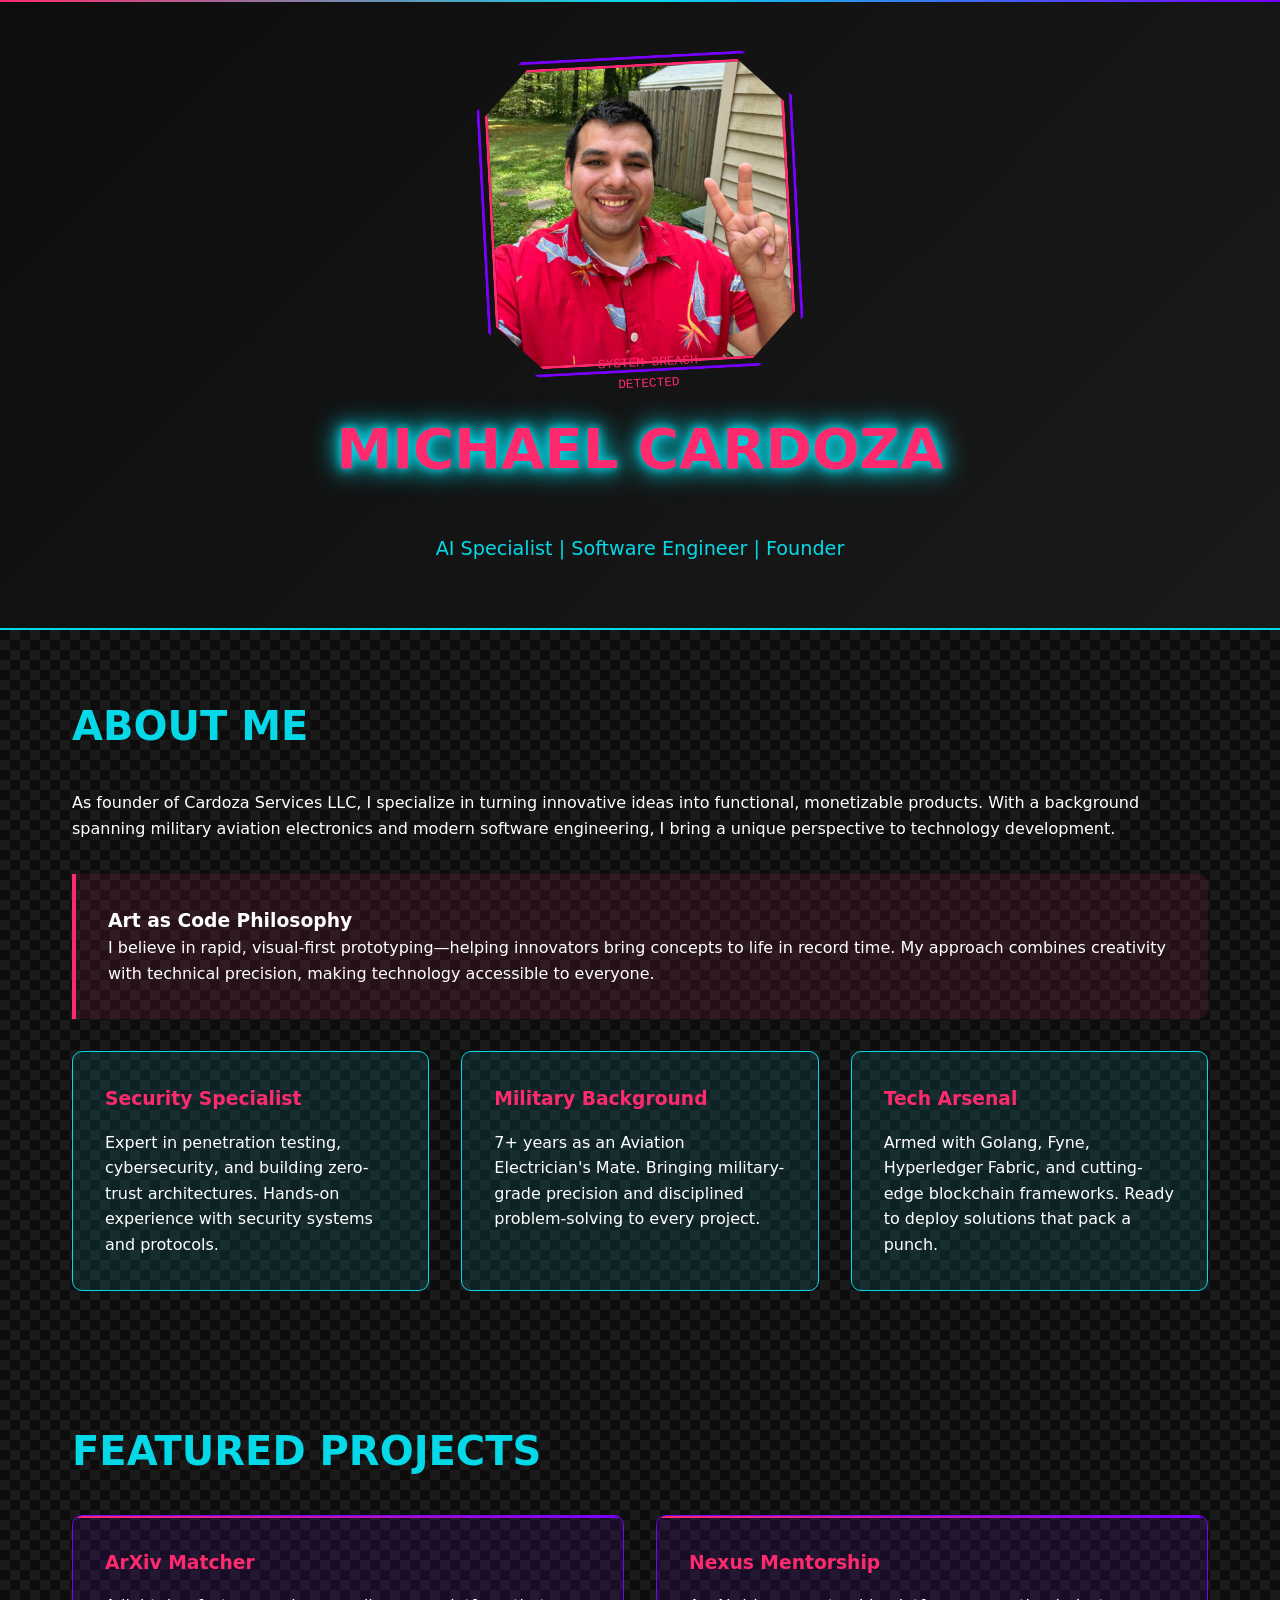
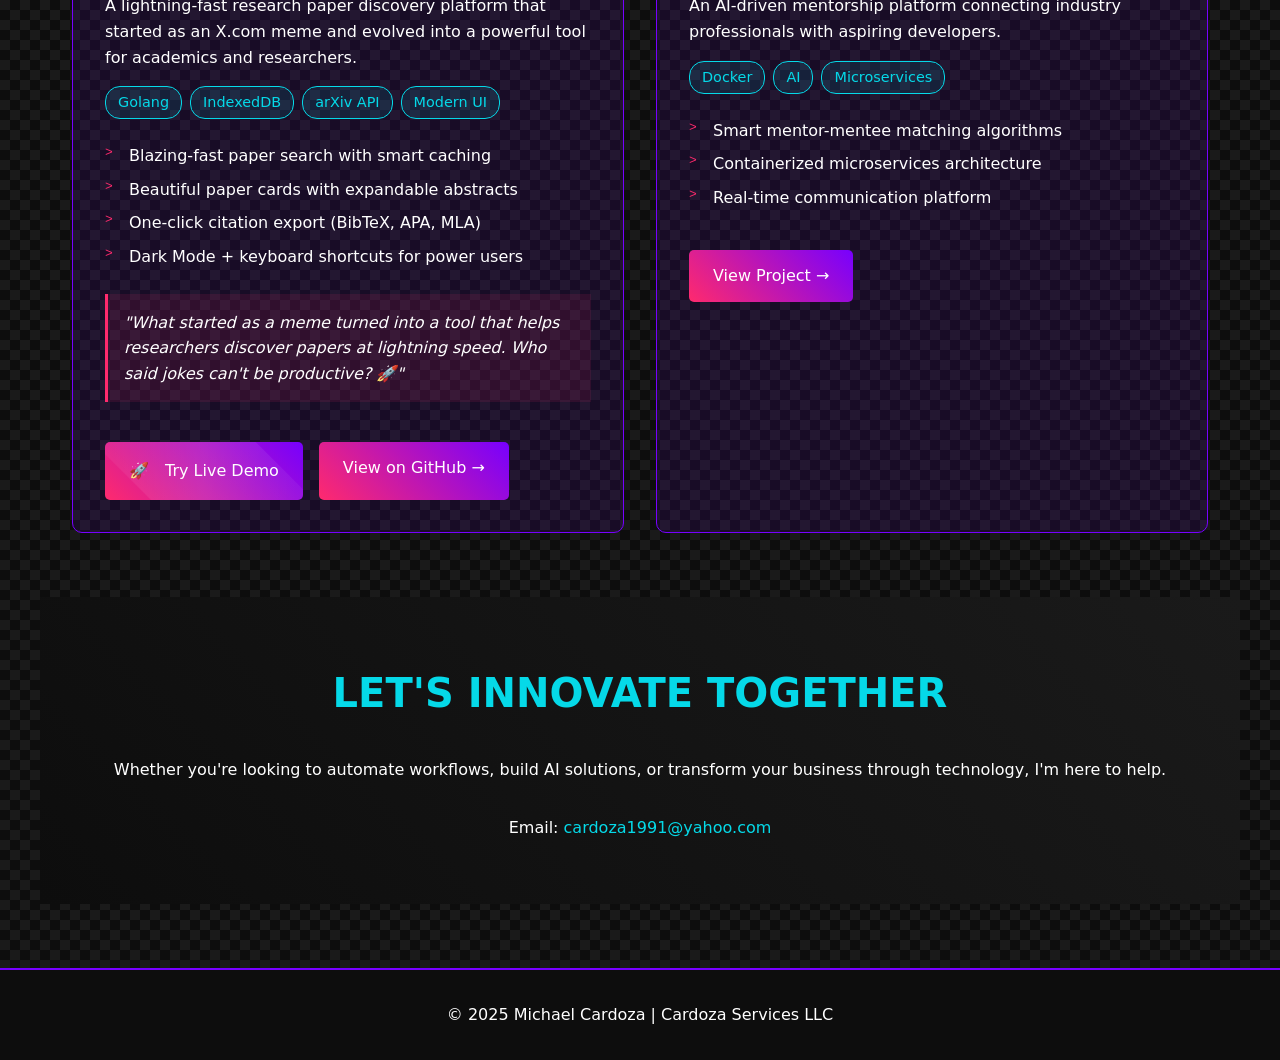
<file: index.html>
<!DOCTYPE html>
<html lang="en">
<head>
    <meta charset="UTF-8">
    <meta name="viewport" content="width=device-width, initial-scale=1.0">
    <title>Michael Cardoza - AI Specialist & Founder</title>
    <style>
        @keyframes borderGlow {
            0%, 100% {
                box-shadow: 0 0 20px var(--neon-blue);
            }
            50% {
                box-shadow: 0 0 30px var(--neon-pink);
            }
        }

        :root {
            --neon-pink: #ff2a6d;
            --neon-blue: #05d9e8;
            --neon-purple: #7700ff;
            --dark-bg: #1a1a1a;
            --darker-bg: #0d0d0d;
            --text-color: #ffffff;
            --section-padding: 4rem 2rem;
        }

        * {
            margin: 0;
            padding: 0;
            box-sizing: border-box;
        }

        body {
            font-family: 'Segoe UI', system-ui, -apple-system, sans-serif;
            line-height: 1.6;
            color: var(--text-color);
            background-color: var(--dark-bg);
            background-image:
                linear-gradient(45deg, var(--darker-bg) 25%, transparent 25%),
                linear-gradient(-45deg, var(--darker-bg) 25%, transparent 25%),
                linear-gradient(45deg, transparent 75%, var(--darker-bg) 75%),
                linear-gradient(-45deg, transparent 75%, var(--darker-bg) 75%);
            background-size: 20px 20px;
            background-position: 0 0, 0 10px, 10px -10px, -10px 0px;
        }

        .neon-text {
            text-shadow: 0 0 10px var(--neon-blue),
                         0 0 20px var(--neon-blue),
                         0 0 30px var(--neon-blue);
        }

        header {
            background: linear-gradient(135deg, var(--darker-bg), var(--dark-bg));
            padding: var(--section-padding);
            text-align: center;
            border-bottom: 2px solid var(--neon-blue);
            position: relative;
            overflow: hidden;
        }

        header::before {
            content: '';
            position: absolute;
            top: 0;
            left: 0;
            right: 0;
            height: 2px;
            background: linear-gradient(90deg, var(--neon-pink), var(--neon-blue), var(--neon-purple));
            animation: glowBorder 3s linear infinite;
        }

        @keyframes glowBorder {
            0% { background-position: 0% 50%; }
            100% { background-position: 100% 50%; }
        }

        header h1 {
            font-size: 3.5rem;
            margin-bottom: 1rem;
            color: var(--neon-pink);
            text-transform: uppercase;
        }

        .profile-container {
            display: flex;
            flex-direction: column;
            align-items: center;
            gap: 1.5rem;
        }

        .profile-image-wrapper {
            width: 300px;
            height: 300px;
            position: relative;
            margin-bottom: 1rem;
            transform: rotate(-3deg);
        }

        .profile-image-wrapper::before {
            content: '';
            position: absolute;
            top: -8px;
            left: -8px;
            right: -8px;
            bottom: -8px;
            border: 3px solid var(--neon-purple);
            clip-path: polygon(0 15%, 15% 0, 85% 0, 100% 15%, 100% 85%, 85% 100%, 15% 100%, 0 85%);
            animation: borderGlow 3s infinite;
        }

        .profile-image-wrapper::after {
            content: 'SYSTEM BREACH DETECTED';
            position: absolute;
            bottom: -30px;
            left: 50%;
            transform: translateX(-50%);
            color: var(--neon-pink);
            font-size: 0.8rem;
            font-family: monospace;
            text-transform: uppercase;
            animation: glitch 2s infinite;
        }

        @keyframes glitch {
            0%, 100% { transform: translateX(-50%) skew(0deg); }
            20% { transform: translateX(-52%) skew(10deg); }
            40% { transform: translateX(-48%) skew(-10deg); }
        }

        .profile-image {
            width: 100%;
            height: 100%;
            object-fit: cover;
            border: 3px solid var(--neon-pink);
            clip-path: polygon(0 15%, 15% 0, 85% 0, 100% 15%, 100% 85%, 85% 100%, 15% 100%, 0 85%);
        }

        header p {
            font-size: 1.2rem;
            color: var(--neon-blue);
            max-width: 800px;
            margin: 0 auto;
        }

        section {
            padding: var(--section-padding);
            max-width: 1200px;
            margin: 0 auto;
        }

        h2 {
            color: var(--neon-blue);
            margin-bottom: 2rem;
            font-size: 2.5rem;
            text-transform: uppercase;
        }

        .philosophy {
            background: rgba(255, 42, 109, 0.1);
            border-left: 4px solid var(--neon-pink);
            padding: 2rem;
            margin: 2rem 0;
            border-radius: 0 10px 10px 0;
        }

        .skills-grid {
            display: grid;
            grid-template-columns: repeat(auto-fit, minmax(250px, 1fr));
            gap: 2rem;
            margin-top: 2rem;
        }

        .skill-card {
            background: rgba(5, 217, 232, 0.1);
            border: 1px solid var(--neon-blue);
            border-radius: 10px;
            padding: 2rem;
            transition: all 0.3s ease;
        }

        .skill-card:hover {
            transform: translateY(-5px);
            box-shadow: 0 0 20px var(--neon-blue);
        }

        .skill-card h3 {
            color: var(--neon-pink);
            margin-bottom: 1rem;
        }

        .projects-grid {
            display: grid;
            grid-template-columns: repeat(auto-fit, minmax(300px, 1fr));
            gap: 2rem;
            margin-top: 2rem;
        }

        .project-card {
            background: rgba(119, 0, 255, 0.1);
            border: 1px solid var(--neon-purple);
            border-radius: 10px;
            padding: 2rem;
            transition: all 0.3s ease;
            position: relative;
            overflow: hidden;
        }

        .project-card::before {
            content: '';
            position: absolute;
            top: 0;
            left: 0;
            width: 100%;
            height: 2px;
            background: linear-gradient(90deg, var(--neon-pink), var(--neon-purple));
            animation: glowBorder 3s linear infinite;
        }

        .feature-list {
            margin: 1.5rem 0;
            list-style: none;
        }

        .feature-list li {
            margin: 0.5rem 0;
            padding-left: 1.5rem;
            position: relative;
        }

        .feature-list li::before {
            content: '>';
            position: absolute;
            left: 0;
            color: var(--neon-pink);
            font-family: monospace;
        }

        .tech-tags {
            display: flex;
            flex-wrap: wrap;
            gap: 0.5rem;
            margin: 1rem 0;
        }

        .tech-tag {
            background: rgba(5, 217, 232, 0.1);
            border: 1px solid var(--neon-blue);
            padding: 0.25rem 0.75rem;
            border-radius: 15px;
            font-size: 0.9rem;
            color: var(--neon-blue);
        }

        .project-origin {
            margin-top: 1.5rem;
            padding: 1rem;
            background: rgba(255, 42, 109, 0.1);
            border-left: 3px solid var(--neon-pink);
            font-style: italic;
        }

        .project-card:hover {
            transform: translateY(-5px);
            box-shadow: 0 0 20px var(--neon-purple);
        }

        .project-card h3 {
            color: var(--neon-pink);
            margin-bottom: 1rem;
        }

        .project-link {
            display: inline-block;
            padding: 0.8rem 1.5rem;
            background: linear-gradient(45deg, var(--neon-pink), var(--neon-purple));
            color: white;
            text-decoration: none;
            border-radius: 5px;
            transition: all 0.3s ease;
            margin-top: 1rem;
        }

        .demo-link {
            display: inline-flex;
            align-items: center;
            gap: 0.5rem;
            padding: 1rem 1.5rem;
            background: linear-gradient(45deg, var(--neon-pink), var(--neon-purple));
            color: white;
            text-decoration: none;
            border-radius: 5px;
            margin-top: 1rem;
            position: relative;
            overflow: hidden;
            transition: all 0.3s ease;
        }

        .demo-link::before {
            content: '🚀';
            margin-right: 0.5rem;
        }

        .demo-link:hover {
            transform: translateY(-2px);
            box-shadow: 0 0 20px var(--neon-pink);
        }

        .demo-link::after {
            content: '';
            position: absolute;
            top: -50%;
            left: -50%;
            width: 200%;
            height: 200%;
            background: linear-gradient(
                45deg,
                transparent,
                rgba(255, 255, 255, 0.1),
                transparent
            );
            transform: rotate(45deg);
            animation: shine 3s infinite;
        }

        @keyframes shine {
            0% {
                transform: translateX(-100%) rotate(45deg);
            }
            100% {
                transform: translateX(100%) rotate(45deg);
            }
        }

        .links-container {
            display: flex;
            gap: 1rem;
            flex-wrap: wrap;
            margin-top: 1.5rem;
        }

        #contact {
            text-align: center;
            background: linear-gradient(45deg, var(--darker-bg), var(--dark-bg));
        }

        .contact-info {
            margin-top: 2rem;
        }

        .contact-info a {
            color: var(--neon-blue);
            text-decoration: none;
            transition: all 0.3s ease;
        }

        .contact-info a:hover {
            color: var(--neon-pink);
            text-shadow: 0 0 10px var(--neon-pink);
        }

        footer {
            background-color: var(--darker-bg);
            text-align: center;
            padding: 2rem;
            margin-top: 4rem;
            border-top: 2px solid var(--neon-purple);
        }

        @media (max-width: 768px) {
            header h1 {
                font-size: 2.5rem;
            }

            section {
                padding: 2rem 1rem;
            }
        }
    </style>
</head>
<body>
    <header>
        <div class="profile-container">
            <div class="profile-image-wrapper">
                <img src="profile.jpeg" alt="Michael Cardoza" class="profile-image">
            </div>
            <h1 class="neon-text">Michael Cardoza</h1>
            <p>AI Specialist | Software Engineer | Founder</p>
        </div>
    </header>

    <section id="about">
        <h2>About Me</h2>
        <p>As founder of Cardoza Services LLC, I specialize in turning innovative ideas into functional, monetizable products. With a background spanning military aviation electronics and modern software engineering, I bring a unique perspective to technology development.</p>

        <div class="philosophy">
            <h3>Art as Code Philosophy</h3>
            <p>I believe in rapid, visual-first prototyping—helping innovators bring concepts to life in record time. My approach combines creativity with technical precision, making technology accessible to everyone.</p>
        </div>

        <div class="skills-grid">
            <div class="skill-card">
                <h3>Security Specialist</h3>
                <p>Expert in penetration testing, cybersecurity, and building zero-trust architectures. Hands-on experience with security systems and protocols.</p>
            </div>
            <div class="skill-card">
                <h3>Military Background</h3>
                <p>7+ years as an Aviation Electrician's Mate. Bringing military-grade precision and disciplined problem-solving to every project.</p>
            </div>
            <div class="skill-card">
                <h3>Tech Arsenal</h3>
                <p>Armed with Golang, Fyne, Hyperledger Fabric, and cutting-edge blockchain frameworks. Ready to deploy solutions that pack a punch.</p>
            </div>
        </div>
    </section>

    <section id="projects">
        <h2>Featured Projects</h2>
        <div class="projects-grid">
            <div class="project-card">
                <h3>ArXiv Matcher</h3>
                <p>A lightning-fast research paper discovery platform that started as an X.com meme and evolved into a powerful tool for academics and researchers.</p>

                <div class="tech-tags">
                    <span class="tech-tag">Golang</span>
                    <span class="tech-tag">IndexedDB</span>
                    <span class="tech-tag">arXiv API</span>
                    <span class="tech-tag">Modern UI</span>
                </div>

                <ul class="feature-list">
                    <li>Blazing-fast paper search with smart caching</li>
                    <li>Beautiful paper cards with expandable abstracts</li>
                    <li>One-click citation export (BibTeX, APA, MLA)</li>
                    <li>Dark Mode + keyboard shortcuts for power users</li>
                </ul>

                <div class="project-origin">
                    "What started as a meme turned into a tool that helps researchers discover papers at lightning speed. Who said jokes can't be productive? 🚀"
                </div>

                <div class="links-container">
                    <a href="https://arxiv-matcher.onrender.com/" class="demo-link" target="_blank">Try Live Demo</a>
                    <a href="https://github.com/cardoza1991/arxiv-matcher" class="project-link" target="_blank">View on GitHub <span class="arrow">→</span></a>
                </div>
            </div>
            <div class="project-card">
                <h3>Nexus Mentorship</h3>
                <p>An AI-driven mentorship platform connecting industry professionals with aspiring developers.</p>

                <div class="tech-tags">
                    <span class="tech-tag">Docker</span>
                    <span class="tech-tag">AI</span>
                    <span class="tech-tag">Microservices</span>
                </div>

                <ul class="feature-list">
                    <li>Smart mentor-mentee matching algorithms</li>
                    <li>Containerized microservices architecture</li>
                    <li>Real-time communication platform</li>
                </ul>

                <a href="https://hub.docker.com/r/litezard/nexus-mentorship" class="project-link" target="_blank">View Project <span class="arrow">→</span></a>
            </div>
        </div>
    </section>

    <section id="contact">
        <h2>Let's Innovate Together</h2>
        <p>Whether you're looking to automate workflows, build AI solutions, or transform your business through technology, I'm here to help.</p>
        <div class="contact-info">
            <p>Email: <a href="mailto:cardoza1991@yahoo.com">cardoza1991@yahoo.com</a></p>
        </div>
    </section>

    <footer>
        <p>&copy; 2025 Michael Cardoza | Cardoza Services LLC</p>
    </footer>
</body>
</html>
</file>
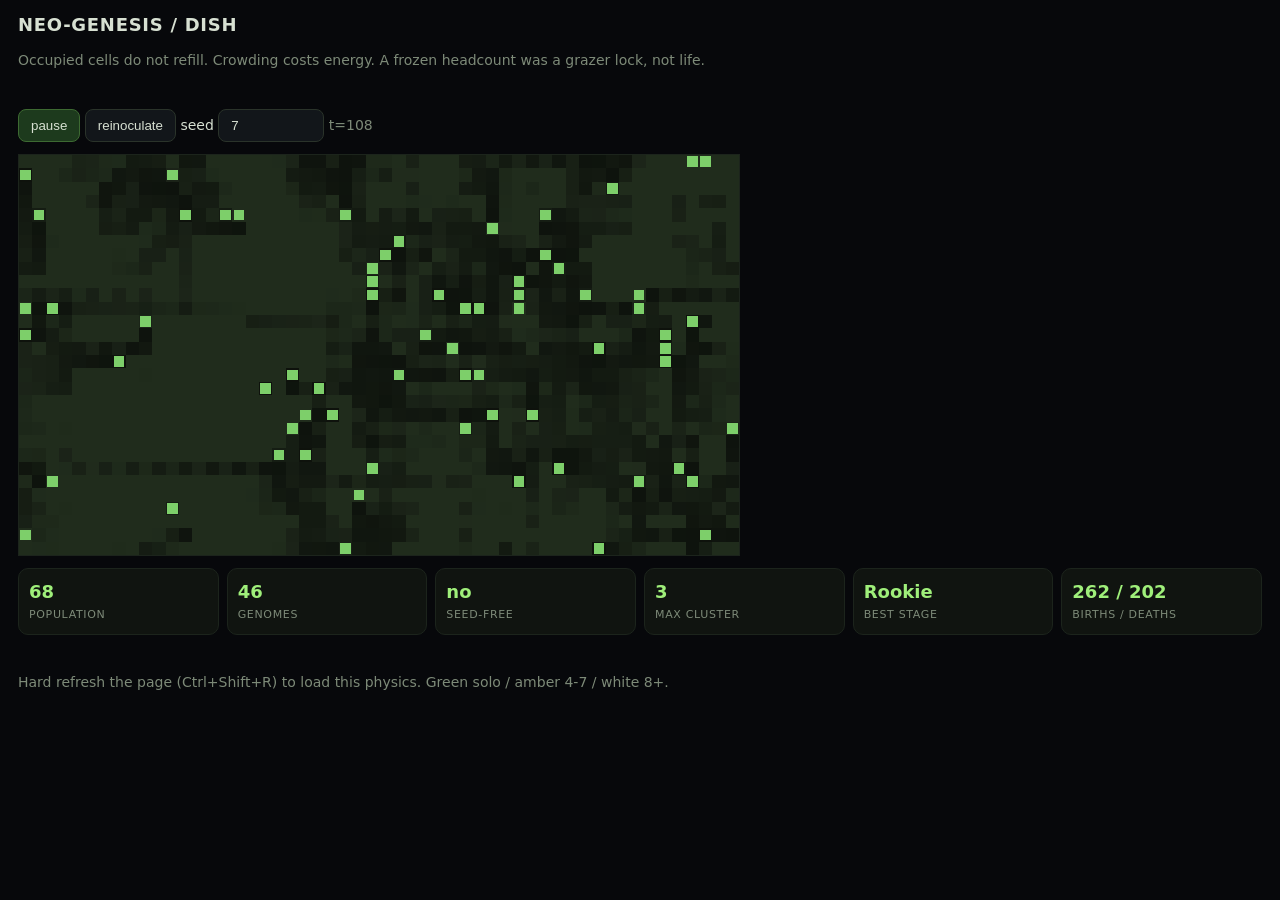
<file: neo-genesis/index.html>
<!DOCTYPE html>
<html lang="en">
<head>
<meta charset="utf-8"/>
<meta name="viewport" content="width=device-width, initial-scale=1"/>
<title>neo-genesis dish</title>
<style>
body{margin:0;background:#07080b;color:#d7e0d2;font:14px/1.4 ui-sans-serif,system-ui,sans-serif}
header,.row,.stats,.note{padding:12px 18px}
h1{margin:0;font-size:18px;letter-spacing:.04em}
header p,.note{color:#7d8a78;max-width:44rem}
button,input{background:#12161a;color:inherit;border:1px solid #2a332a;padding:8px 12px;border-radius:8px}
button.primary{background:#1d3a1d;border-color:#3d6a32}
canvas{display:block;width:min(100%,720px);image-rendering:pixelated;margin:0 18px;border:1px solid #1c241c}
.stats{display:grid;grid-template-columns:repeat(auto-fit,minmax(110px,1fr));gap:8px}
.stat{background:#101410;border:1px solid #1c241c;padding:10px;border-radius:10px}
.stat b{display:block;font-size:18px;color:#9fef7a}
.stat span{color:#7d8a78;font-size:11px;letter-spacing:.06em}
</style>
</head>
<body>
<header>
<h1>NEO-GENESIS / DISH</h1>
<p>Occupied cells do not refill. Crowding costs energy. A frozen headcount was a grazer lock, not life.</p>
</header>
<div class="row">
<button class="primary" id="run">pause</button>
<button id="reinoc">reinoculate</button>
<label>seed <input id="seed" type="number" value="7" style="width:5rem"/></label>
<span id="ticklab" style="color:#7d8a78">t=0</span>
</div>
<canvas id="c" width="540" height="300"></canvas>
<div class="stats">
<div class="stat"><b id="pop">0</b><span>POPULATION</span></div>
<div class="stat"><b id="gen">0</b><span>GENOMES</span></div>
<div class="stat"><b id="sf">-</b><span>SEED-FREE</span></div>
<div class="stat"><b id="cl">0</b><span>MAX CLUSTER</span></div>
<div class="stat"><b id="st">-</b><span>BEST STAGE</span></div>
<div class="stat"><b id="bd">0 / 0</b><span>BIRTHS / DEATHS</span></div>
</div>
<p class="note" id="note">Hard refresh the page (Ctrl+Shift+R) to load this physics. Green solo / amber 4-7 / white 8+.</p>
<script>
const W=54,H=30,CAP=10,REGEN=.28,MAXP=220,EMAX=48;
const ANCESTOR=[4,5,3,5,7,2,5,3],DIRS=[[0,-1],[1,0],[0,1],[-1,0]];
function mulberry(a){return function(){let t=a+=0x6D2B79F5;t=Math.imul(t^t>>>15,t|1);t^=t+Math.imul(t^t>>>7,t|61);return((t^t>>>14)>>>0)/4294967296}}
let rng=mulberry(7),field,occ,orgs,nextId,tick,births,deaths,seedIds,playing=true,lastEvent=0;
function wrap(x,y){return[(x+W)%W,(y+H)%H]}
function ahead(x,y,h){const d=DIRS[h&3];return wrap(x+d[0],y+d[1])}
function vacant(x,y){const[a,b]=wrap(x,y);return occ[b][a]==null}
function neighbors(x,y){let n=0;for(let h=0;h<4;h++){const[ax,ay]=ahead(x,y,h);if(occ[ay][ax]!=null)n++}return n}
function inoculate(seed){
rng=mulberry(seed>>>0);
field=Array.from({length:H},()=>Array(W).fill(CAP));
occ=Array.from({length:H},()=>Array(W).fill(null));
orgs=new Map();nextId=1;tick=0;births=0;deaths=0;lastEvent=0;seedIds=new Set();
let n=0,tries=0;
while(n<8&&tries<200){tries++;const x=(rng()*W)|0,y=(rng()*H)|0;if(!vacant(x,y))continue;
const o={id:nextId,x,y,h:(rng()*4)|0,e:40,g:ANCESTOR.slice(),ip:0,parent:null,adhered:false,cluster:1};
occ[y][x]=o.id;orgs.set(o.id,o);seedIds.add(o.id);nextId++;n++}}
function mutate(g,rate){const out=g.slice();for(let i=0;i<out.length;){if(rng()>rate){i++;continue}const k=rng();
if(k<.45)out[i]=(rng()*12)|0;else if(k<.7&&out.length<48){out.splice(i,0,(rng()*12)|0);i++}else if(k<.9&&out.length>6){out.splice(i,1);continue}else{const j=(rng()*out.length)|0;[out[i],out[j]]=[out[j],out[i]]}i++}return out}
function exec(o){
o.e-=1+0.35*neighbors(o.x,o.y);
if(o.e>EMAX)o.e=EMAX;
if(o.e<=0)return null;
const op=o.g[o.ip%o.g.length];o.ip=(o.ip+1)%o.g.length;
if(op===1)o.h=(o.h+3)&3;else if(op===2)o.h=(o.h+1)&3;
else if(op===3){if(!(o.adhered&&rng()<.55)){const[nx,ny]=ahead(o.x,o.y,o.h);if(vacant(nx,ny)){occ[o.y][o.x]=null;o.x=nx;o.y=ny;occ[ny][nx]=o.id;o.adhered=false}}}
else if(op===4){let best=field[o.y][o.x],bh=o.h;for(let h=0;h<4;h++){const[ax,ay]=ahead(o.x,o.y,h);if(vacant(ax,ay)&&field[ay][ax]>best){best=field[ay][ax];bh=h}}o.h=bh}
else if(op===5){const take=Math.min(6,field[o.y][o.x]);field[o.y][o.x]-=take;o.e+=take;if(o.e>EMAX)o.e=EMAX}
else if(op===7){if(o.e<20)return null;let[nx,ny]=ahead(o.x,o.y,o.h);if(!vacant(nx,ny)){let ok=false;for(let h=0;h<4;h++){const t=ahead(o.x,o.y,h);if(vacant(t[0],t[1])){nx=t[0];ny=t[1];ok=true;break}}if(!ok){o.e-=2;return null}}
o.e-=12;const given=o.e*.45;o.e-=given;return{id:-1,x:nx,y:ny,h:o.h,e:given,g:mutate(o.g,.03+.14*Math.max(0,1-o.e/36)),ip:0,parent:o.id,adhered:false,cluster:1}}
else if(op===8&&o.e>5){o.e-=4;o.g[(rng()*o.g.length)|0]=o.e<12?5:(rng()*12)|0}
else if(op===10){o.e-=1;for(let h=0;h<4;h++){const[nx,ny]=ahead(o.x,o.y,h);if(occ[ny][nx]!=null){o.adhered=true;const n=orgs.get(occ[ny][nx]);if(n)n.adhered=true;break}}}
else if(op===11&&o.e>6){const[nx,ny]=ahead(o.x,o.y,o.h);const n=orgs.get(occ[ny][nx]);if(n){const gift=Math.min(4,o.e-1);o.e-=gift;n.e+=gift;o.adhered=true}}return null}
function clusters(){const seen=new Set();let mx=1;for(const o of orgs.values()){if(seen.has(o.id))continue;const q=[o.id],group=[];while(q.length){const id=q.pop();if(seen.has(id))continue;seen.add(id);const cur=orgs.get(id);if(!cur)continue;group.push(cur);for(let h=0;h<4;h++){const[nx,ny]=ahead(cur.x,cur.y,h);const nid=occ[ny][nx];if(nid!=null&&!seen.has(nid))q.push(nid)}}mx=Math.max(mx,group.length);for(const c of group)c.cluster=group.length}return mx}
function stageOf(o){const ops=new Set(o.g),novel=[8,9,10,11].some(x=>ops.has(x));if(o.cluster>=8&&ops.size>=6&&o.adhered)return"Ultimate";if(o.cluster>=4&&(o.adhered||ops.has(10)||ops.has(11)))return"Champion";if(novel&&o.parent!=null)return"Rookie";if(o.parent!=null)return"In-Training";return"Fresh"}
function step(){
tick++;
const order=[...orgs.keys()].sort(()=>rng()-.5),born=[];
for(let s=0;s<3;s++){
for(const id of order){
const o=orgs.get(id);if(!o||o.e<=0)continue;
const child=exec(o);
if(child&&orgs.size+born.length<MAXP&&vacant(child.x,child.y)){child.id=nextId++;occ[child.y][child.x]=child.id;born.push(child);births++;lastEvent=tick}
}
}
for(const c of born)orgs.set(c.id,c);
for(const[id,o]of[...orgs]){if(o.e<=0){occ[o.y][o.x]=null;orgs.delete(id);deaths++;lastEvent=tick}}
for(let y=0;y<H;y++)for(let x=0;x<W;x++){
if(occ[y][x]!=null)continue;
if(field[y][x]<CAP)field[y][x]=Math.min(CAP,field[y][x]+REGEN);
}
}
const cv=document.getElementById("c"),ctx=cv.getContext("2d");
function draw(){const cw=cv.width/W,ch=cv.height/H;ctx.fillStyle="#050605";ctx.fillRect(0,0,cv.width,cv.height);for(let y=0;y<H;y++)for(let x=0;x<W;x++){ctx.fillStyle=`rgba(80,110,70,${.12+field[y][x]/CAP*.25})`;ctx.fillRect(x*cw,y*ch,cw,ch)}for(const o of orgs.values()){ctx.fillStyle=o.cluster>=8?"#f4f0e0":o.cluster>=4?"#e0a35a":"#7dcf6a";ctx.fillRect(o.x*cw+1,o.y*ch+1,cw-2,ch-2)}}
function hud(){const mx=clusters();let best="-",ord=["Fresh","In-Training","Rookie","Champion","Ultimate"];const keys=new Set();for(const o of orgs.values()){const s=stageOf(o);keys.add(o.g.join("."));if(ord.indexOf(s)>ord.indexOf(best))best=s}const seedFree=orgs.size>0&&![...seedIds].some(id=>orgs.has(id));
document.getElementById("pop").textContent=orgs.size;document.getElementById("gen").textContent=keys.size;document.getElementById("sf").textContent=seedFree?"YES":"no";document.getElementById("cl").textContent=mx;document.getElementById("st").textContent=best;document.getElementById("bd").textContent=births+" / "+deaths;
const stall=tick-lastEvent;
document.getElementById("ticklab").textContent="t="+tick+(stall>80?"  stall "+stall:"");
}
function frame(){if(playing){step();step()}draw();hud();requestAnimationFrame(frame)}
document.getElementById("run").onclick=()=>{playing=!playing;document.getElementById("run").textContent=playing?"pause":"run"};
document.getElementById("reinoc").onclick=()=>inoculate(+document.getElementById("seed").value||7);
inoculate(7);frame();
</script>
</body>
</html>
</file>
